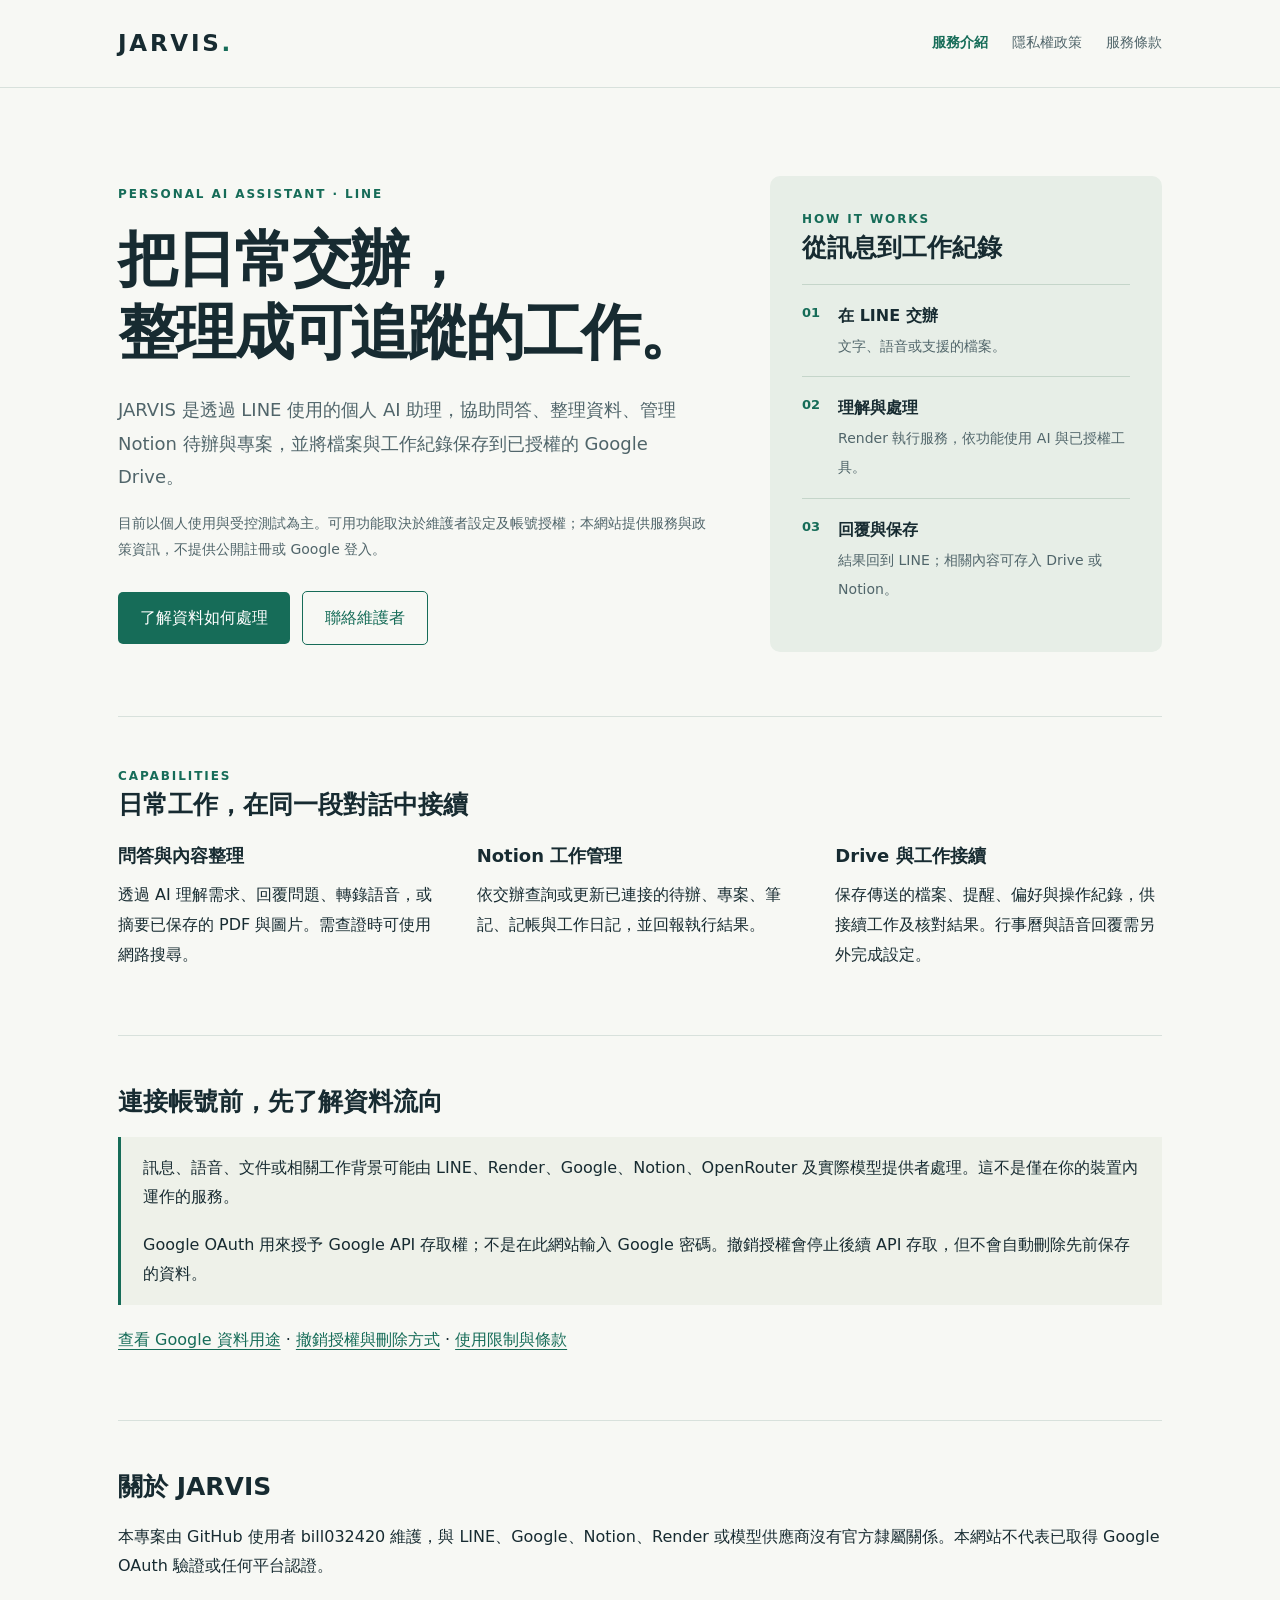
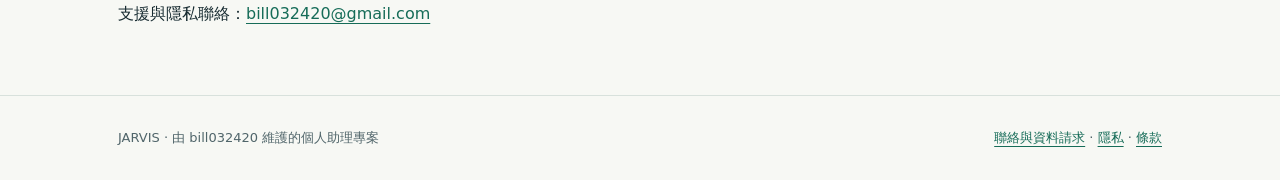
<file: index.html>
<!doctype html>
<html lang="zh-Hant"><head><meta charset="utf-8"><meta name="viewport" content="width=device-width,initial-scale=1"><meta name="description" content="JARVIS 個人 AI 助理：服務用途、資料處理說明、隱私權政策與服務條款。"><meta name="theme-color" content="#166c58"><title>個人 AI 助理｜JARVIS</title><link rel="canonical" href="https://bill032420.github.io/"><link rel="stylesheet" href="/styles.css"></head><body><a class="skip" href="#main">跳至主要內容</a><header><div class="wrap"><a class="brand" href="/" aria-label="JARVIS 首頁">JARVIS<span aria-hidden="true" style="color:#166c58">.</span></a><nav aria-label="主要導覽"><a href="/" aria-current="page">服務介紹</a><a href="/privacy/" >隱私權政策</a><a href="/terms/" >服務條款</a></nav></div></header><main id="main" class="wrap"><section class="hero"><div><div class="eyebrow">Personal AI assistant · LINE</div><h1>把日常交辦，<br>整理成可追蹤的工作。</h1><p class="lead">JARVIS 是透過 LINE 使用的個人 AI 助理，協助問答、整理資料、管理 Notion 待辦與專案，並將檔案與工作紀錄保存到已授權的 Google Drive。</p><p class="small">目前以個人使用與受控測試為主。可用功能取決於維護者設定及帳號授權；本網站提供服務與政策資訊，不提供公開註冊或 Google 登入。</p><a class="button" href="/privacy/">了解資料如何處理</a><a class="button secondary" href="mailto:bill032420@gmail.com">聯絡維護者</a></div><aside class="flow" aria-label="服務處理流程"><div class="eyebrow">How it works</div><h2>從訊息到工作紀錄</h2><ol><li><div><strong>在 LINE 交辦</strong><br><span class="small">文字、語音或支援的檔案。</span></div></li><li><div><strong>理解與處理</strong><br><span class="small">Render 執行服務，依功能使用 AI 與已授權工具。</span></div></li><li><div><strong>回覆與保存</strong><br><span class="small">結果回到 LINE；相關內容可存入 Drive 或 Notion。</span></div></li></ol></aside></section><section class="section"><div class="eyebrow">Capabilities</div><h2>日常工作，在同一段對話中接續</h2><div class="grid"><div><h3>問答與內容整理</h3><p>透過 AI 理解需求、回覆問題、轉錄語音，或摘要已保存的 PDF 與圖片。需查證時可使用網路搜尋。</p></div><div><h3>Notion 工作管理</h3><p>依交辦查詢或更新已連接的待辦、專案、筆記、記帳與工作日記，並回報執行結果。</p></div><div><h3>Drive 與工作接續</h3><p>保存傳送的檔案、提醒、偏好與操作紀錄，供接續工作及核對結果。行事曆與語音回覆需另外完成設定。</p></div></div></section><section class="section"><h2>連接帳號前，先了解資料流向</h2><div class="notice"><p>訊息、語音、文件或相關工作背景可能由 LINE、Render、Google、Notion、OpenRouter 及實際模型提供者處理。這不是僅在你的裝置內運作的服務。</p><p style="margin:0">Google OAuth 用來授予 Google API 存取權；不是在此網站輸入 Google 密碼。撤銷授權會停止後續 API 存取，但不會自動刪除先前保存的資料。</p></div><p style="margin-top:20px"><a href="/privacy/#google">查看 Google 資料用途</a> · <a href="/privacy/#delete">撤銷授權與刪除方式</a> · <a href="/terms/">使用限制與條款</a></p></section><section class="section"><h2>關於 JARVIS</h2><p>本專案由 GitHub 使用者 bill032420 維護，與 LINE、Google、Notion、Render 或模型供應商沒有官方隸屬關係。本網站不代表已取得 Google OAuth 驗證或任何平台認證。</p><p>支援與隱私聯絡：<a href="mailto:bill032420@gmail.com">bill032420@gmail.com</a></p></section></main><footer><div class="wrap"><span>JARVIS · 由 bill032420 維護的個人助理專案</span><span><a href="mailto:bill032420@gmail.com">聯絡與資料請求</a> · <a href="/privacy/">隱私</a> · <a href="/terms/">條款</a></span></div></footer></body></html>
</file>
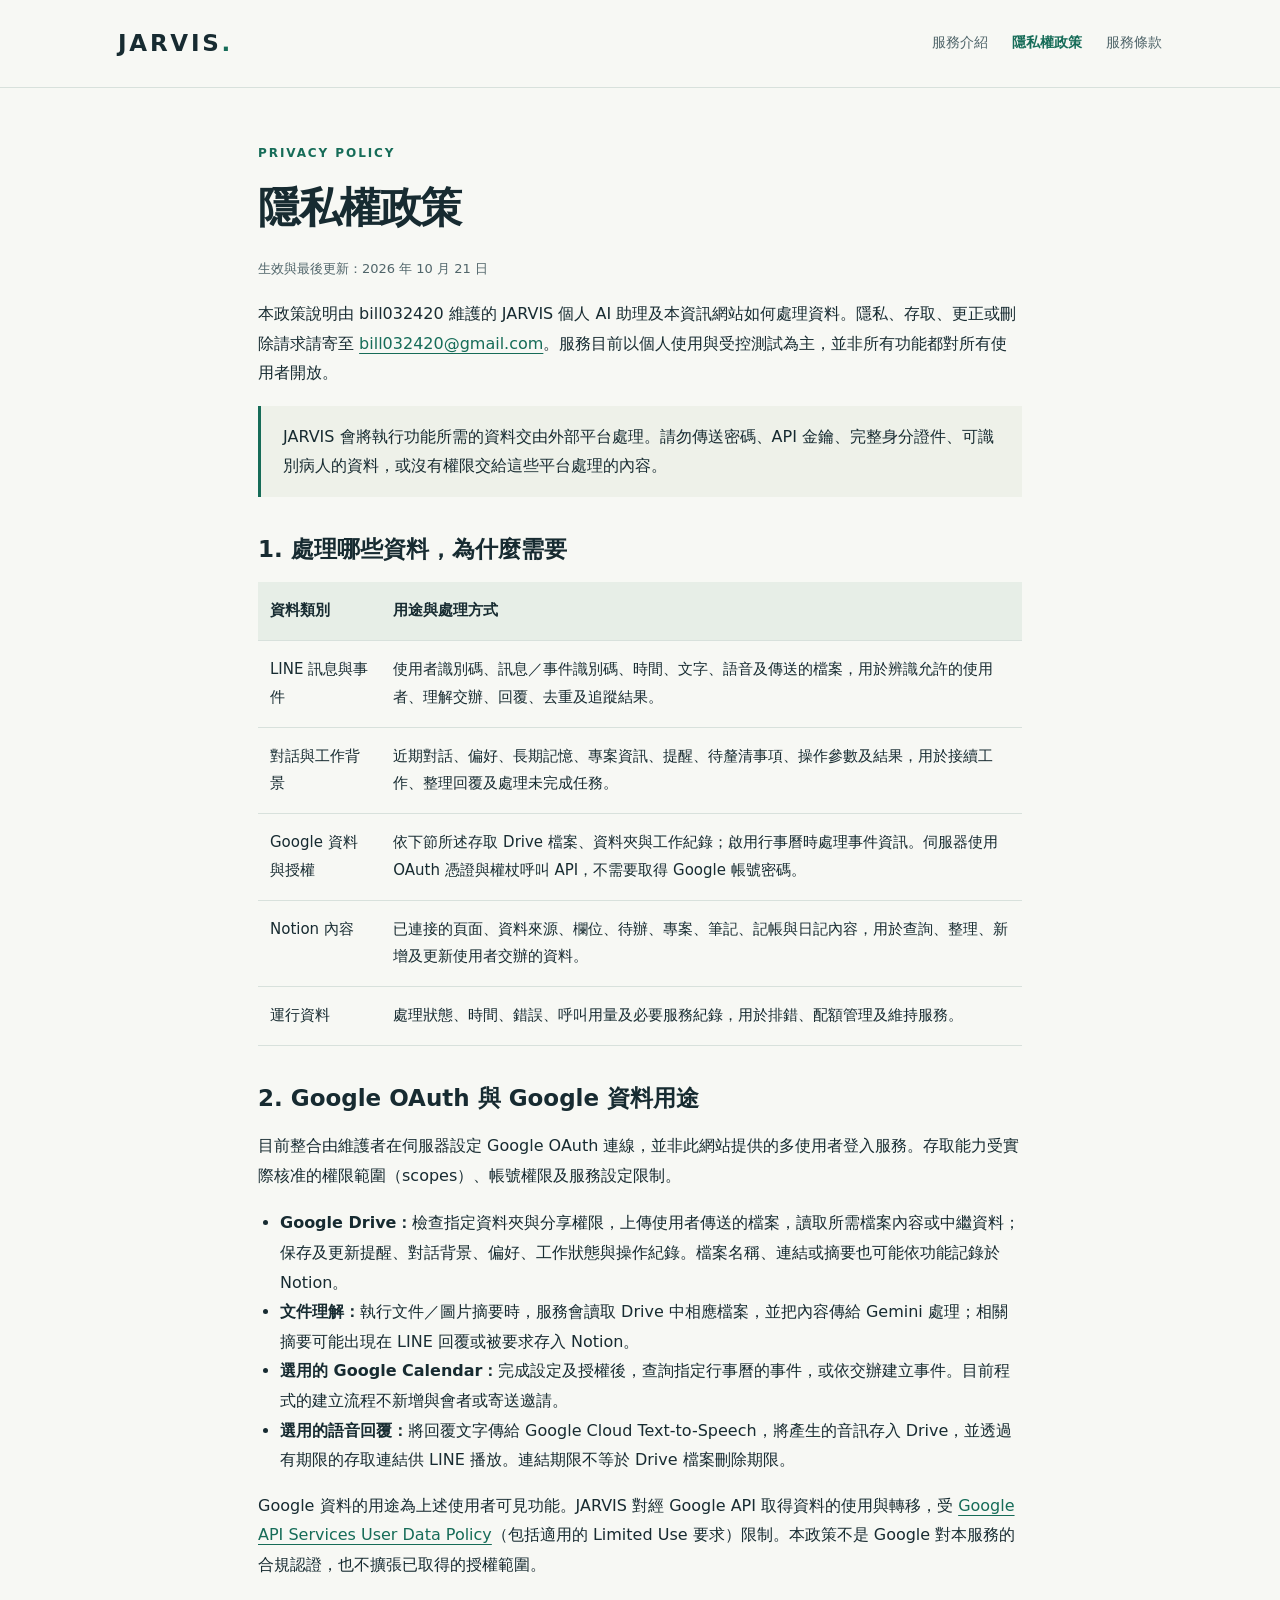
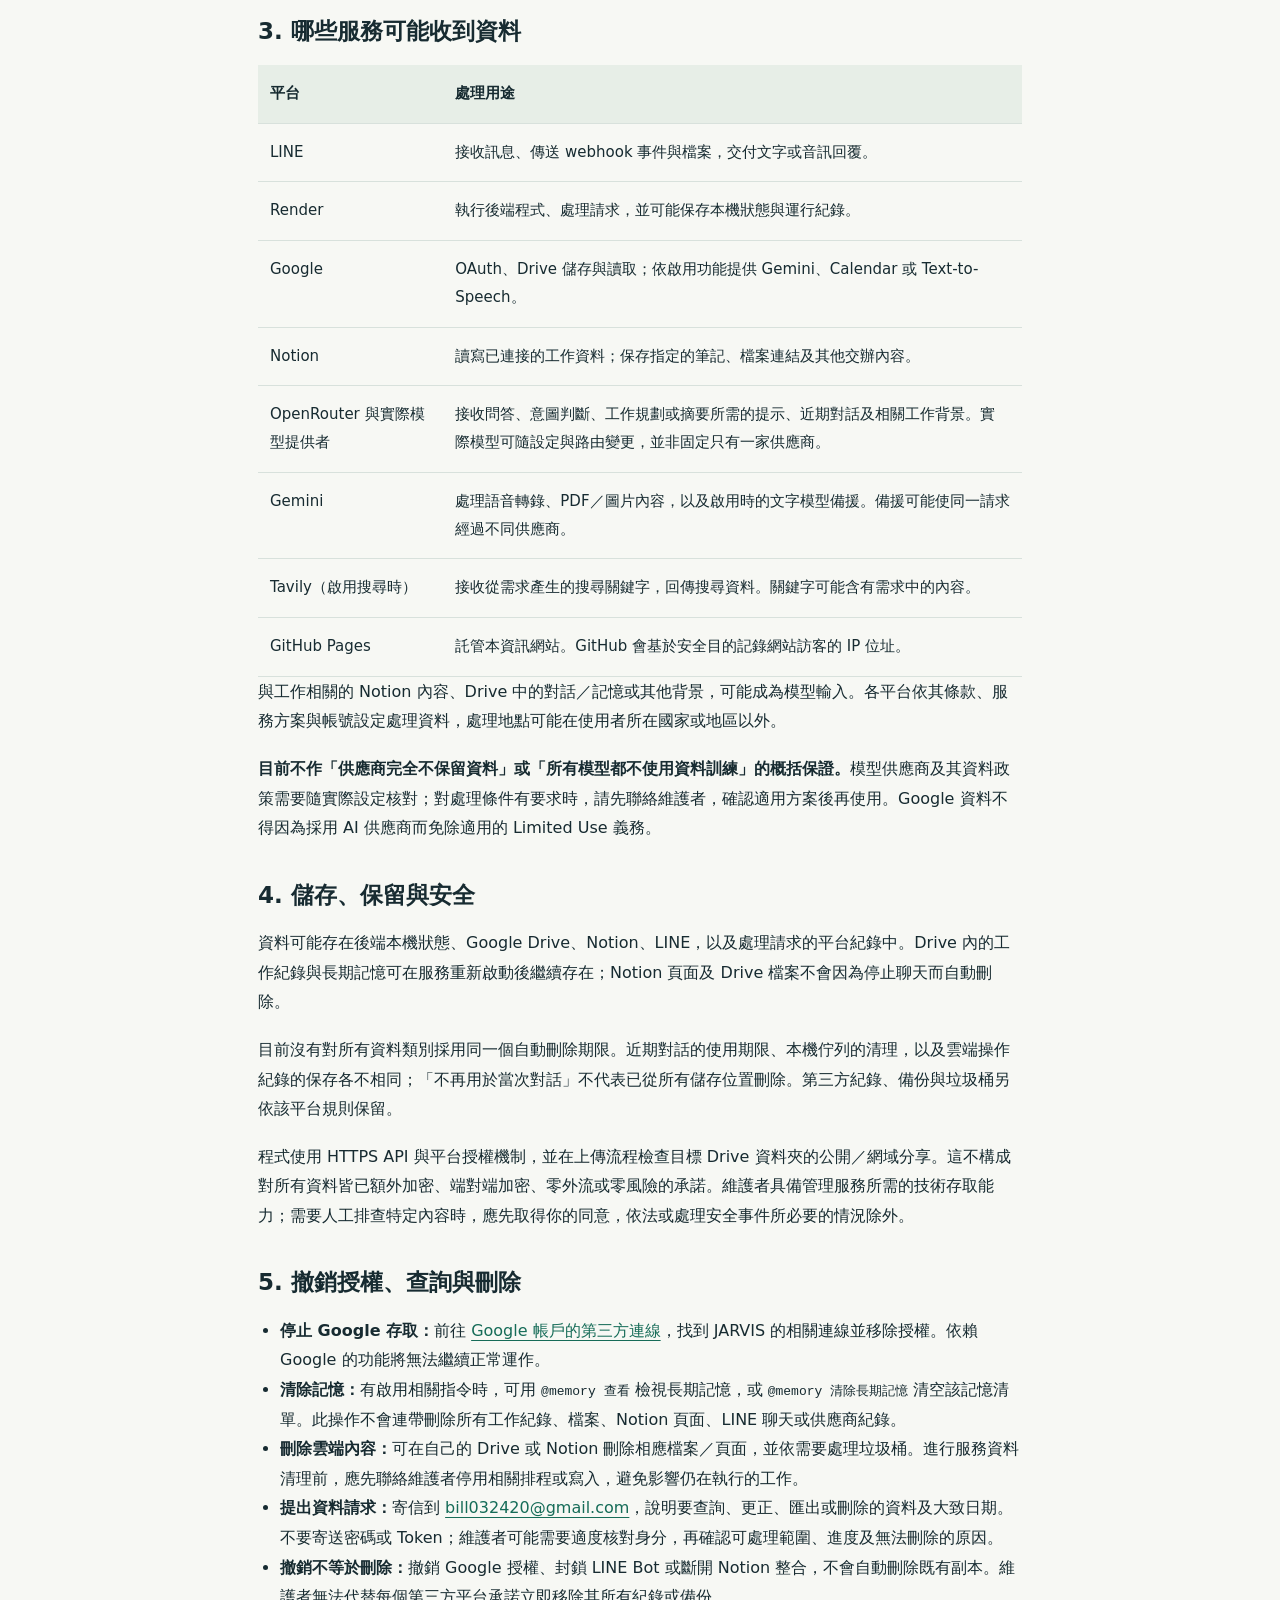
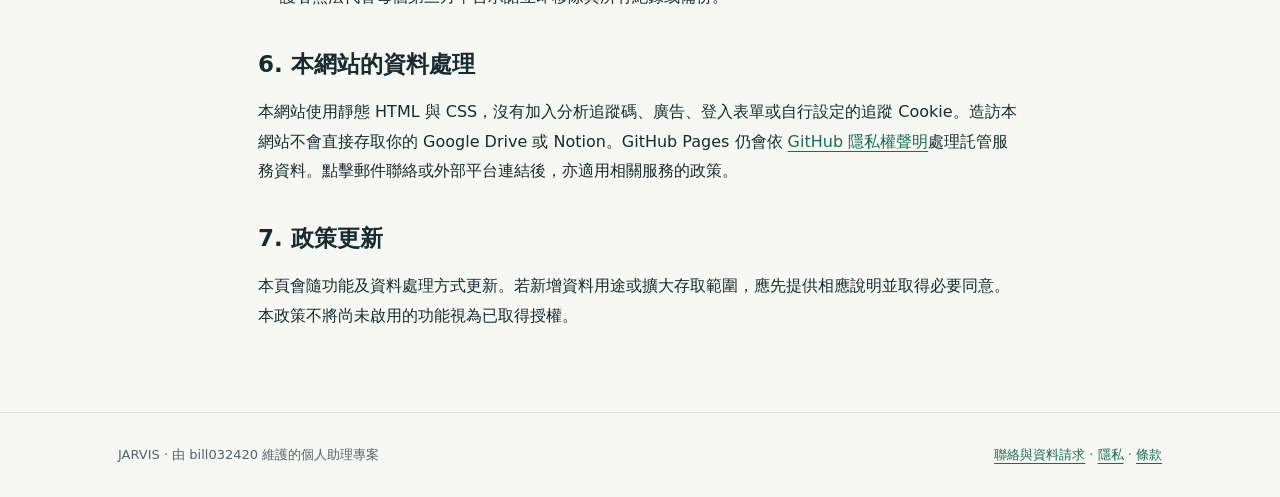
<file: privacy/index.html>
<!doctype html>
<html lang="zh-Hant"><head><meta charset="utf-8"><meta name="viewport" content="width=device-width,initial-scale=1"><meta name="description" content="JARVIS 個人 AI 助理：服務用途、資料處理說明、隱私權政策與服務條款。"><meta name="theme-color" content="#166c58"><title>隱私權政策｜JARVIS</title><link rel="canonical" href="https://bill032420.github.io/privacy/"><link rel="stylesheet" href="/styles.css"></head><body><a class="skip" href="#main">跳至主要內容</a><header><div class="wrap"><a class="brand" href="/" aria-label="JARVIS 首頁">JARVIS<span aria-hidden="true" style="color:#166c58">.</span></a><nav aria-label="主要導覽"><a href="/" >服務介紹</a><a href="/privacy/" aria-current="page">隱私權政策</a><a href="/terms/" >服務條款</a></nav></div></header><main id="main" class="wrap legal"><div class="eyebrow">Privacy policy</div><h1>隱私權政策</h1><p class="meta">生效與最後更新：2026 年 10 月 21 日</p><p>本政策說明由 bill032420 維護的 JARVIS 個人 AI 助理及本資訊網站如何處理資料。隱私、存取、更正或刪除請求請寄至 <a href="mailto:bill032420@gmail.com">bill032420@gmail.com</a>。服務目前以個人使用與受控測試為主，並非所有功能都對所有使用者開放。</p><div class="notice">JARVIS 會將執行功能所需的資料交由外部平台處理。請勿傳送密碼、API 金鑰、完整身分證件、可識別病人的資料，或沒有權限交給這些平台處理的內容。</div><h2>1. 處理哪些資料，為什麼需要</h2><div class="table-wrap"><table><thead><tr><th>資料類別</th><th>用途與處理方式</th></tr></thead><tbody><tr><td>LINE 訊息與事件</td><td>使用者識別碼、訊息／事件識別碼、時間、文字、語音及傳送的檔案，用於辨識允許的使用者、理解交辦、回覆、去重及追蹤結果。</td></tr><tr><td>對話與工作背景</td><td>近期對話、偏好、長期記憶、專案資訊、提醒、待釐清事項、操作參數及結果，用於接續工作、整理回覆及處理未完成任務。</td></tr><tr><td>Google 資料與授權</td><td>依下節所述存取 Drive 檔案、資料夾與工作紀錄；啟用行事曆時處理事件資訊。伺服器使用 OAuth 憑證與權杖呼叫 API，不需要取得 Google 帳號密碼。</td></tr><tr><td>Notion 內容</td><td>已連接的頁面、資料來源、欄位、待辦、專案、筆記、記帳與日記內容，用於查詢、整理、新增及更新使用者交辦的資料。</td></tr><tr><td>運行資料</td><td>處理狀態、時間、錯誤、呼叫用量及必要服務紀錄，用於排錯、配額管理及維持服務。</td></tr></tbody></table></div><h2 id="google">2. Google OAuth 與 Google 資料用途</h2><p>目前整合由維護者在伺服器設定 Google OAuth 連線，並非此網站提供的多使用者登入服務。存取能力受實際核准的權限範圍（scopes）、帳號權限及服務設定限制。</p><ul><li><strong>Google Drive：</strong>檢查指定資料夾與分享權限，上傳使用者傳送的檔案，讀取所需檔案內容或中繼資料；保存及更新提醒、對話背景、偏好、工作狀態與操作紀錄。檔案名稱、連結或摘要也可能依功能記錄於 Notion。</li><li><strong>文件理解：</strong>執行文件／圖片摘要時，服務會讀取 Drive 中相應檔案，並把內容傳給 Gemini 處理；相關摘要可能出現在 LINE 回覆或被要求存入 Notion。</li><li><strong>選用的 Google Calendar：</strong>完成設定及授權後，查詢指定行事曆的事件，或依交辦建立事件。目前程式的建立流程不新增與會者或寄送邀請。</li><li><strong>選用的語音回覆：</strong>將回覆文字傳給 Google Cloud Text-to-Speech，將產生的音訊存入 Drive，並透過有期限的存取連結供 LINE 播放。連結期限不等於 Drive 檔案刪除期限。</li></ul><p>Google 資料的用途為上述使用者可見功能。JARVIS 對經 Google API 取得資料的使用與轉移，受 <a href="https://developers.google.com/terms/api-services-user-data-policy">Google API Services User Data Policy</a>（包括適用的 Limited Use 要求）限制。本政策不是 Google 對本服務的合規認證，也不擴張已取得的授權範圍。</p><h2>3. 哪些服務可能收到資料</h2><div class="table-wrap"><table><thead><tr><th>平台</th><th>處理用途</th></tr></thead><tbody><tr><td>LINE</td><td>接收訊息、傳送 webhook 事件與檔案，交付文字或音訊回覆。</td></tr><tr><td>Render</td><td>執行後端程式、處理請求，並可能保存本機狀態與運行紀錄。</td></tr><tr><td>Google</td><td>OAuth、Drive 儲存與讀取；依啟用功能提供 Gemini、Calendar 或 Text-to-Speech。</td></tr><tr><td>Notion</td><td>讀寫已連接的工作資料；保存指定的筆記、檔案連結及其他交辦內容。</td></tr><tr><td>OpenRouter 與實際模型提供者</td><td>接收問答、意圖判斷、工作規劃或摘要所需的提示、近期對話及相關工作背景。實際模型可隨設定與路由變更，並非固定只有一家供應商。</td></tr><tr><td>Gemini</td><td>處理語音轉錄、PDF／圖片內容，以及啟用時的文字模型備援。備援可能使同一請求經過不同供應商。</td></tr><tr><td>Tavily（啟用搜尋時）</td><td>接收從需求產生的搜尋關鍵字，回傳搜尋資料。關鍵字可能含有需求中的內容。</td></tr><tr><td>GitHub Pages</td><td>託管本資訊網站。GitHub 會基於安全目的記錄網站訪客的 IP 位址。</td></tr></tbody></table></div><p>與工作相關的 Notion 內容、Drive 中的對話／記憶或其他背景，可能成為模型輸入。各平台依其條款、服務方案與帳號設定處理資料，處理地點可能在使用者所在國家或地區以外。</p><p><strong>目前不作「供應商完全不保留資料」或「所有模型都不使用資料訓練」的概括保證。</strong>模型供應商及其資料政策需要隨實際設定核對；對處理條件有要求時，請先聯絡維護者，確認適用方案後再使用。Google 資料不得因為採用 AI 供應商而免除適用的 Limited Use 義務。</p><h2>4. 儲存、保留與安全</h2><p>資料可能存在後端本機狀態、Google Drive、Notion、LINE，以及處理請求的平台紀錄中。Drive 內的工作紀錄與長期記憶可在服務重新啟動後繼續存在；Notion 頁面及 Drive 檔案不會因為停止聊天而自動刪除。</p><p>目前沒有對所有資料類別採用同一個自動刪除期限。近期對話的使用期限、本機佇列的清理，以及雲端操作紀錄的保存各不相同；「不再用於當次對話」不代表已從所有儲存位置刪除。第三方紀錄、備份與垃圾桶另依該平台規則保留。</p><p>程式使用 HTTPS API 與平台授權機制，並在上傳流程檢查目標 Drive 資料夾的公開／網域分享。這不構成對所有資料皆已額外加密、端對端加密、零外流或零風險的承諾。維護者具備管理服務所需的技術存取能力；需要人工排查特定內容時，應先取得你的同意，依法或處理安全事件所必要的情況除外。</p><h2 id="delete">5. 撤銷授權、查詢與刪除</h2><ul><li><strong>停止 Google 存取：</strong>前往 <a href="https://myaccount.google.com/connections">Google 帳戶的第三方連線</a>，找到 JARVIS 的相關連線並移除授權。依賴 Google 的功能將無法繼續正常運作。</li><li><strong>清除記憶：</strong>有啟用相關指令時，可用 <code>@memory 查看</code> 檢視長期記憶，或 <code>@memory 清除長期記憶</code> 清空該記憶清單。此操作不會連帶刪除所有工作紀錄、檔案、Notion 頁面、LINE 聊天或供應商紀錄。</li><li><strong>刪除雲端內容：</strong>可在自己的 Drive 或 Notion 刪除相應檔案／頁面，並依需要處理垃圾桶。進行服務資料清理前，應先聯絡維護者停用相關排程或寫入，避免影響仍在執行的工作。</li><li><strong>提出資料請求：</strong>寄信到 <a href="mailto:bill032420@gmail.com">bill032420@gmail.com</a>，說明要查詢、更正、匯出或刪除的資料及大致日期。不要寄送密碼或 Token；維護者可能需要適度核對身分，再確認可處理範圍、進度及無法刪除的原因。</li><li><strong>撤銷不等於刪除：</strong>撤銷 Google 授權、封鎖 LINE Bot 或斷開 Notion 整合，不會自動刪除既有副本。維護者無法代替每個第三方平台承諾立即移除其所有紀錄或備份。</li></ul><h2>6. 本網站的資料處理</h2><p>本網站使用靜態 HTML 與 CSS，沒有加入分析追蹤碼、廣告、登入表單或自行設定的追蹤 Cookie。造訪本網站不會直接存取你的 Google Drive 或 Notion。GitHub Pages 仍會依 <a href="https://docs.github.com/en/site-policy/privacy-policies/github-general-privacy-statement">GitHub 隱私權聲明</a>處理託管服務資料。點擊郵件聯絡或外部平台連結後，亦適用相關服務的政策。</p><h2>7. 政策更新</h2><p>本頁會隨功能及資料處理方式更新。若新增資料用途或擴大存取範圍，應先提供相應說明並取得必要同意。本政策不將尚未啟用的功能視為已取得授權。</p></main><footer><div class="wrap"><span>JARVIS · 由 bill032420 維護的個人助理專案</span><span><a href="mailto:bill032420@gmail.com">聯絡與資料請求</a> · <a href="/privacy/">隱私</a> · <a href="/terms/">條款</a></span></div></footer></body></html>
</file>
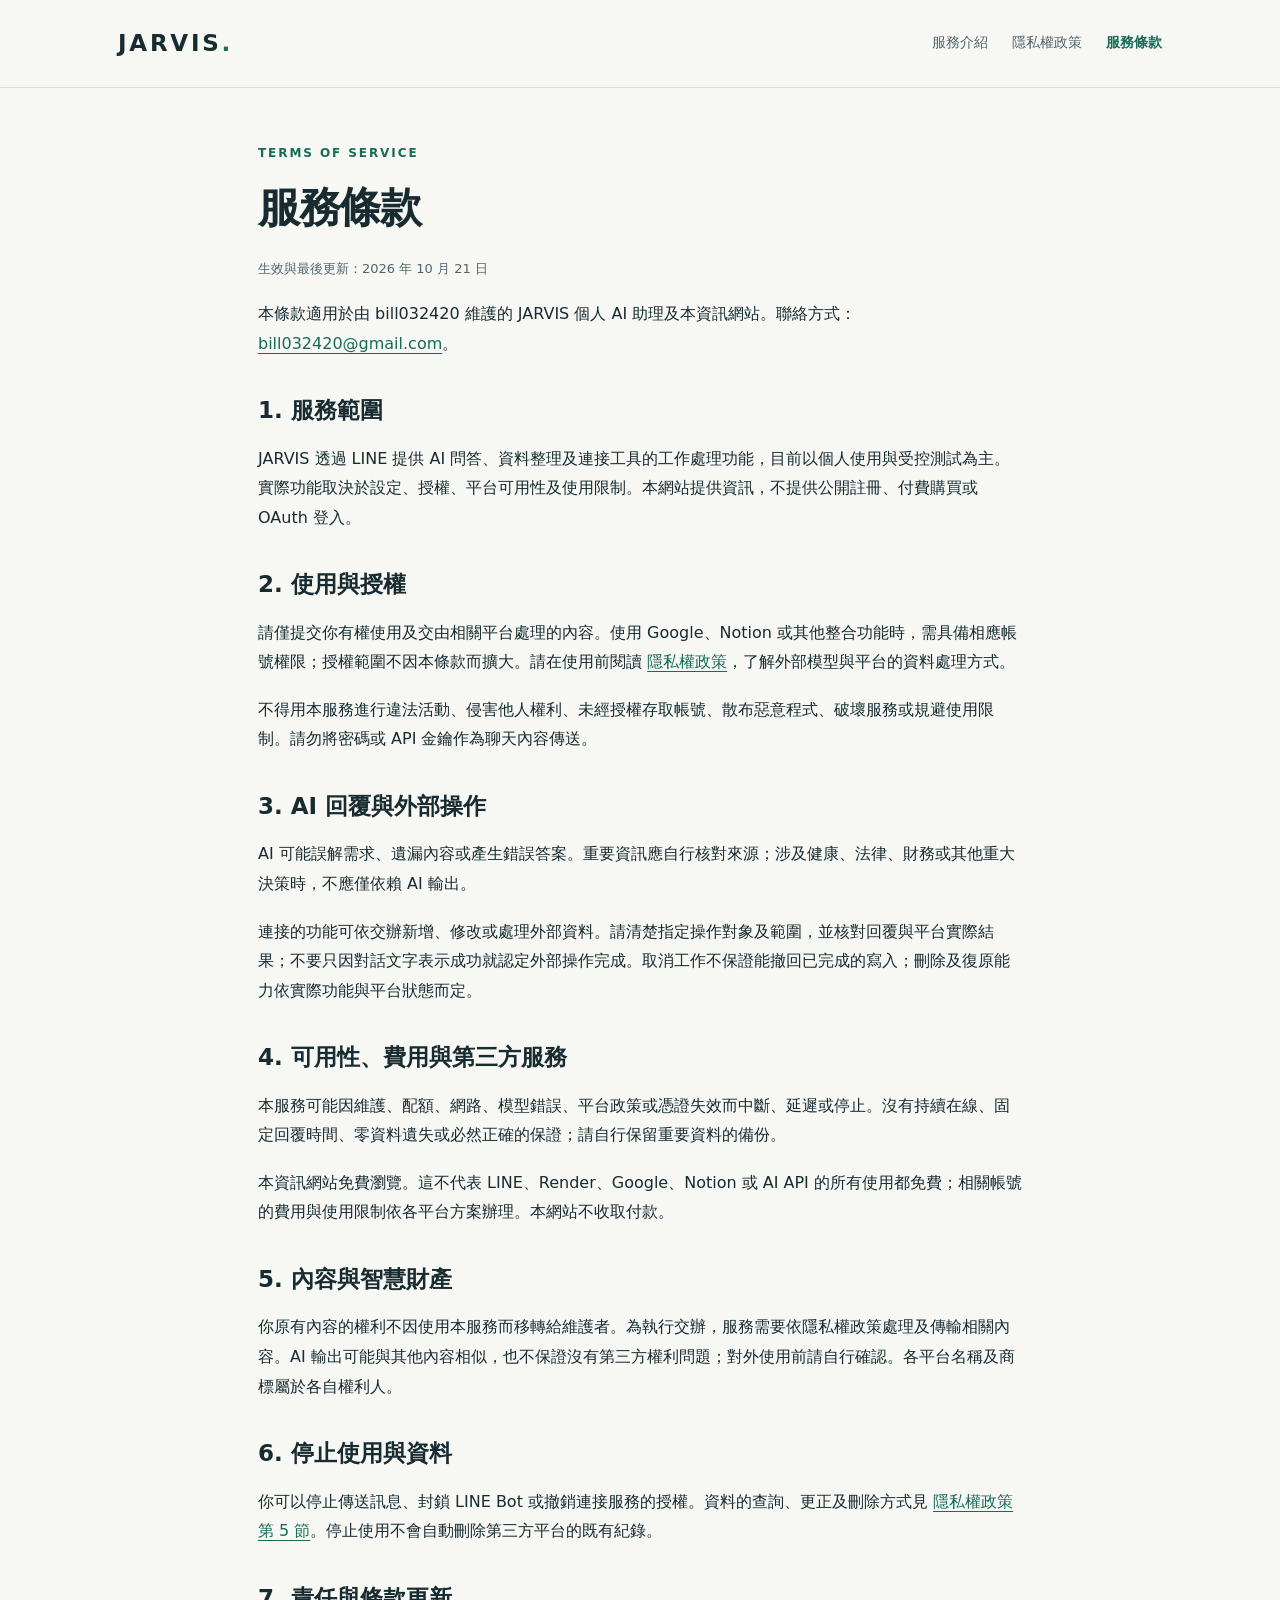
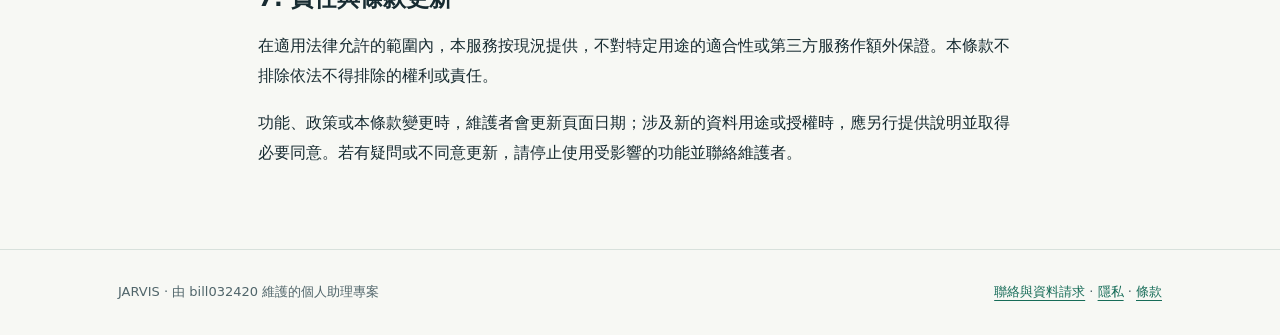
<file: terms/index.html>
<!doctype html>
<html lang="zh-Hant"><head><meta charset="utf-8"><meta name="viewport" content="width=device-width,initial-scale=1"><meta name="description" content="JARVIS 個人 AI 助理：服務用途、資料處理說明、隱私權政策與服務條款。"><meta name="theme-color" content="#166c58"><title>服務條款｜JARVIS</title><link rel="canonical" href="https://bill032420.github.io/terms/"><link rel="stylesheet" href="/styles.css"></head><body><a class="skip" href="#main">跳至主要內容</a><header><div class="wrap"><a class="brand" href="/" aria-label="JARVIS 首頁">JARVIS<span aria-hidden="true" style="color:#166c58">.</span></a><nav aria-label="主要導覽"><a href="/" >服務介紹</a><a href="/privacy/" >隱私權政策</a><a href="/terms/" aria-current="page">服務條款</a></nav></div></header><main id="main" class="wrap legal"><div class="eyebrow">Terms of service</div><h1>服務條款</h1><p class="meta">生效與最後更新：2026 年 10 月 21 日</p><p>本條款適用於由 bill032420 維護的 JARVIS 個人 AI 助理及本資訊網站。聯絡方式：<a href="mailto:bill032420@gmail.com">bill032420@gmail.com</a>。</p><h2>1. 服務範圍</h2><p>JARVIS 透過 LINE 提供 AI 問答、資料整理及連接工具的工作處理功能，目前以個人使用與受控測試為主。實際功能取決於設定、授權、平台可用性及使用限制。本網站提供資訊，不提供公開註冊、付費購買或 OAuth 登入。</p><h2>2. 使用與授權</h2><p>請僅提交你有權使用及交由相關平台處理的內容。使用 Google、Notion 或其他整合功能時，需具備相應帳號權限；授權範圍不因本條款而擴大。請在使用前閱讀 <a href="/privacy/">隱私權政策</a>，了解外部模型與平台的資料處理方式。</p><p>不得用本服務進行違法活動、侵害他人權利、未經授權存取帳號、散布惡意程式、破壞服務或規避使用限制。請勿將密碼或 API 金鑰作為聊天內容傳送。</p><h2>3. AI 回覆與外部操作</h2><p>AI 可能誤解需求、遺漏內容或產生錯誤答案。重要資訊應自行核對來源；涉及健康、法律、財務或其他重大決策時，不應僅依賴 AI 輸出。</p><p>連接的功能可依交辦新增、修改或處理外部資料。請清楚指定操作對象及範圍，並核對回覆與平台實際結果；不要只因對話文字表示成功就認定外部操作完成。取消工作不保證能撤回已完成的寫入；刪除及復原能力依實際功能與平台狀態而定。</p><h2>4. 可用性、費用與第三方服務</h2><p>本服務可能因維護、配額、網路、模型錯誤、平台政策或憑證失效而中斷、延遲或停止。沒有持續在線、固定回覆時間、零資料遺失或必然正確的保證；請自行保留重要資料的備份。</p><p>本資訊網站免費瀏覽。這不代表 LINE、Render、Google、Notion 或 AI API 的所有使用都免費；相關帳號的費用與使用限制依各平台方案辦理。本網站不收取付款。</p><h2>5. 內容與智慧財產</h2><p>你原有內容的權利不因使用本服務而移轉給維護者。為執行交辦，服務需要依隱私權政策處理及傳輸相關內容。AI 輸出可能與其他內容相似，也不保證沒有第三方權利問題；對外使用前請自行確認。各平台名稱及商標屬於各自權利人。</p><h2>6. 停止使用與資料</h2><p>你可以停止傳送訊息、封鎖 LINE Bot 或撤銷連接服務的授權。資料的查詢、更正及刪除方式見 <a href="/privacy/#delete">隱私權政策第 5 節</a>。停止使用不會自動刪除第三方平台的既有紀錄。</p><h2>7. 責任與條款更新</h2><p>在適用法律允許的範圍內，本服務按現況提供，不對特定用途的適合性或第三方服務作額外保證。本條款不排除依法不得排除的權利或責任。</p><p>功能、政策或本條款變更時，維護者會更新頁面日期；涉及新的資料用途或授權時，應另行提供說明並取得必要同意。若有疑問或不同意更新，請停止使用受影響的功能並聯絡維護者。</p></main><footer><div class="wrap"><span>JARVIS · 由 bill032420 維護的個人助理專案</span><span><a href="mailto:bill032420@gmail.com">聯絡與資料請求</a> · <a href="/privacy/">隱私</a> · <a href="/terms/">條款</a></span></div></footer></body></html>
</file>
<file: styles.css>
:root{--ink:#172b31;--muted:#50656a;--paper:#f7f8f4;--line:#d8e1dc;--accent:#166c58}*{box-sizing:border-box}html{scroll-behavior:smooth}body{margin:0;background:var(--paper);color:var(--ink);font-family:system-ui,-apple-system,"Noto Sans TC","Microsoft JhengHei",sans-serif;line-height:1.85}a{color:var(--accent);text-underline-offset:4px}a:focus-visible{outline:3px solid #ba7f26;outline-offset:5px}.wrap{max-width:1100px;margin:auto;padding:0 28px}header{border-bottom:1px solid var(--line)}header .wrap{display:flex;align-items:center;justify-content:space-between;gap:24px;padding-top:22px;padding-bottom:22px}.brand{font-size:23px;font-weight:800;letter-spacing:.12em;text-decoration:none;color:var(--ink)}nav{display:flex;flex-wrap:wrap;gap:24px}nav a{font-size:14px;text-decoration:none;color:var(--muted)}nav a[aria-current=page]{color:var(--accent);font-weight:700}.hero{padding:88px 0 64px;display:grid;grid-template-columns:1.5fr 1fr;gap:64px;align-items:center}.eyebrow{font-size:12px;letter-spacing:.16em;color:var(--accent);font-weight:700;text-transform:uppercase}h1{font-size:clamp(36px,5vw,60px);letter-spacing:-.035em;line-height:1.22;margin:18px 0 24px}h2{font-size:25px;line-height:1.45;margin:0 0 16px}h3{font-size:18px;margin:0 0 8px}p{margin:0 0 18px}.lead{font-size:18px;color:var(--muted)}.small{font-size:14px;color:var(--muted)}.button{display:inline-block;padding:11px 22px;background:var(--accent);color:white;border-radius:5px;text-decoration:none;margin:10px 12px 0 0}.button.secondary{color:var(--accent);background:transparent;border:1px solid var(--accent)}.flow{background:#e7eee7;padding:32px;border-radius:10px}.flow ol{list-style:none;padding:0;margin:18px 0 0;counter-reset:flow}.flow li{counter-increment:flow;padding:16px 0;border-top:1px solid #c5d5ca;display:flex;gap:18px}.flow li:before{content:"0" counter(flow);color:var(--accent);font-size:13px;font-weight:700}.section{padding:48px 0;border-top:1px solid var(--line)}.grid{display:grid;grid-template-columns:repeat(3,1fr);gap:32px}.notice{border-left:3px solid var(--accent);padding:16px 22px;background:#eef1e9}.legal{max-width:820px;padding-top:54px;padding-bottom:64px}.legal h1{font-size:42px}.legal h2{margin-top:36px;font-size:23px}.legal h3{margin-top:24px}.legal ul{padding-left:22px}.table-wrap{overflow-x:auto}table{width:100%;border-collapse:collapse;font-size:15px}th,td{text-align:left;vertical-align:top;padding:15px 12px;border-bottom:1px solid var(--line)}th{background:#e7eee7}footer{border-top:1px solid var(--line);padding:30px 0;font-size:13px;color:var(--muted)}footer .wrap{display:flex;justify-content:space-between;gap:20px;flex-wrap:wrap}.skip{position:absolute;left:20px;top:-100px}.skip:focus{top:8px;background:white;padding:8px}.meta{font-size:13px;color:var(--muted)}@media(max-width:700px){.wrap{padding-left:22px;padding-right:22px}header .wrap{align-items:flex-start;flex-direction:column;gap:10px}nav{gap:18px}.hero{grid-template-columns:1fr;padding:46px 0;gap:30px}.grid{grid-template-columns:1fr;gap:24px}.section{padding:34px 0}.legal{padding-top:36px}.legal h1{font-size:34px}.flow{padding:24px}}@media(prefers-reduced-motion:reduce){html{scroll-behavior:auto}}
</file>
